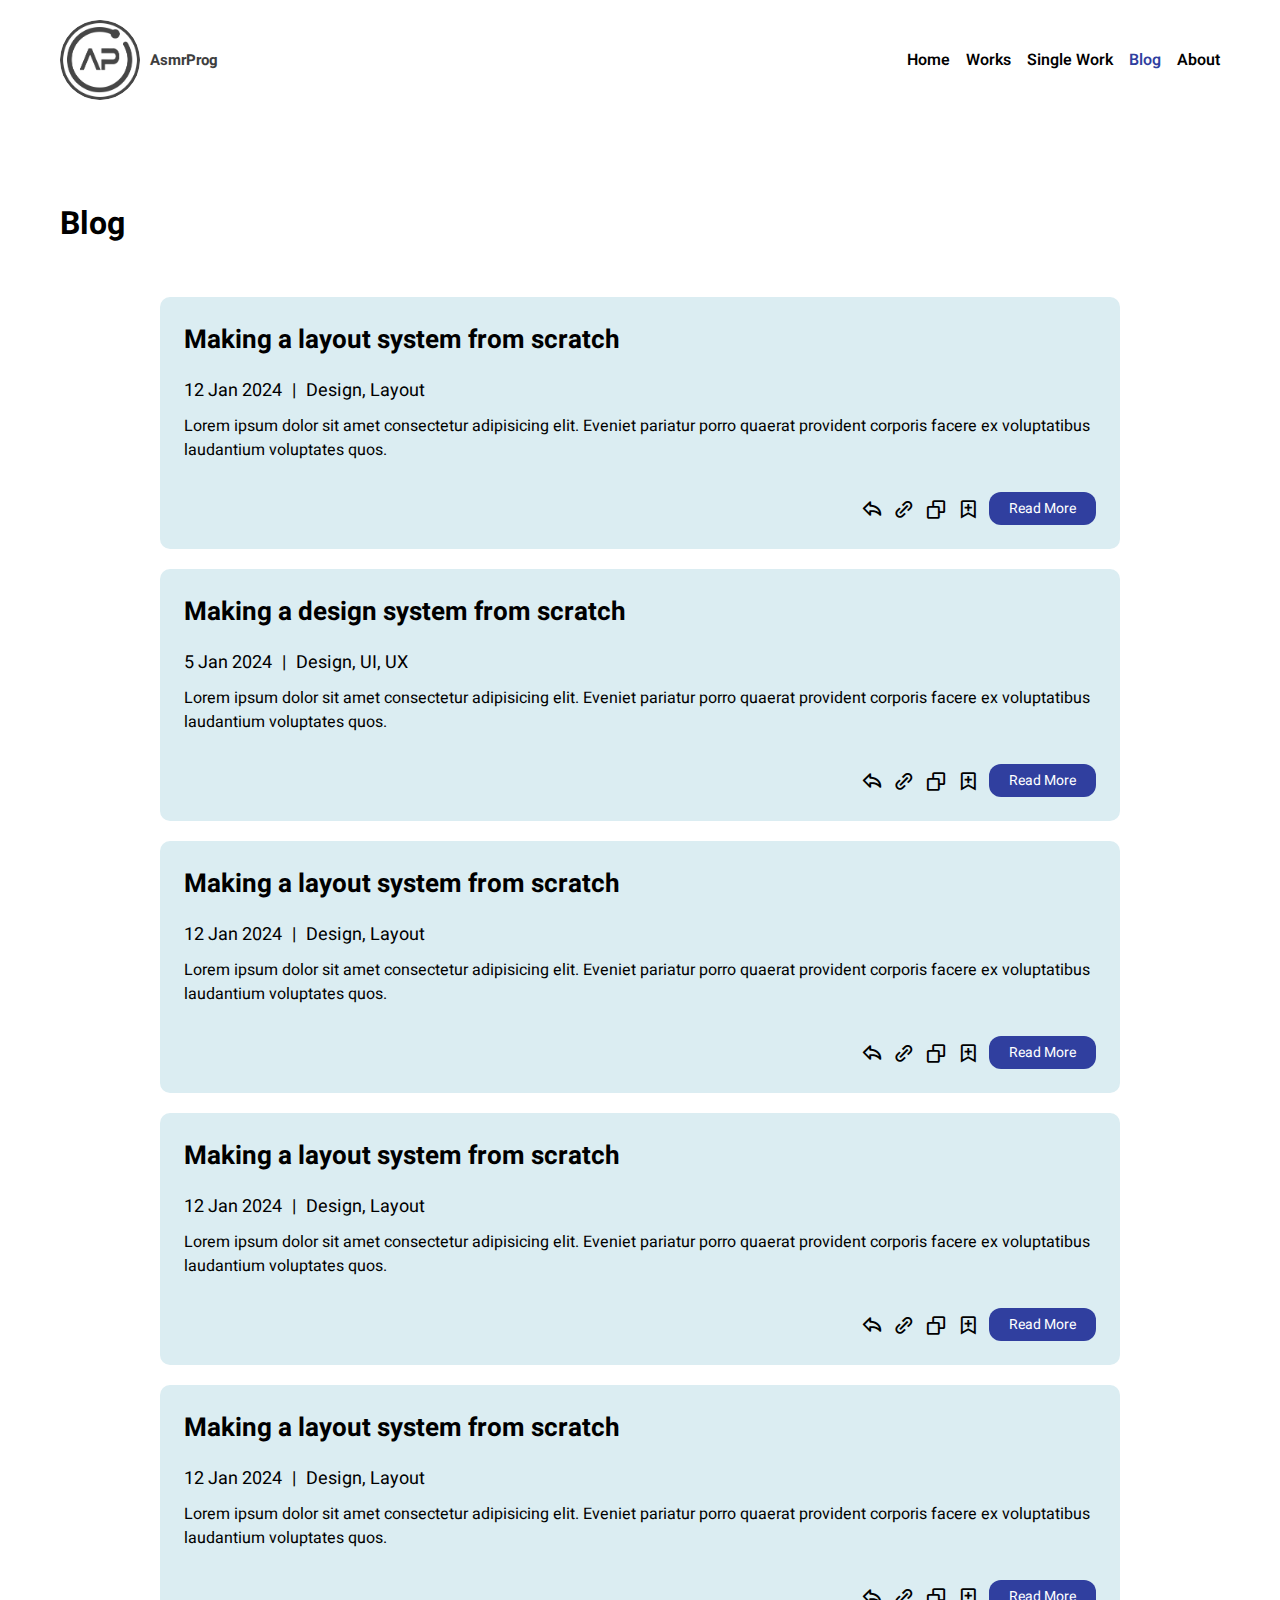
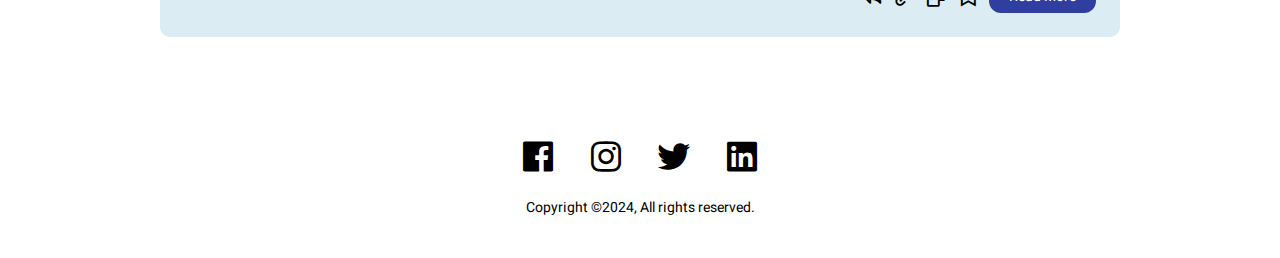
<file: blog.html>
<!DOCTYPE html>
<html lang="en">

<head>
    <meta charset="UTF-8">
    <meta name="viewport" content="width=device-width, initial-scale=1.0">
    <link href='https://unpkg.com/boxicons@2.1.4/css/boxicons.min.css' rel='stylesheet'>
    <link rel="stylesheet" href="style.css">
    <title>Blog Page | AsmrProg</title>
</head>

<body>

    <nav>
        <div class="logo">
            <img src="assets/logo.png">
            <a href="#">AsmrProg</a>
        </div>
        <div class="nav-links">
            <a href="index.html">Home</a>
            <a href="works.html">Works</a>
            <a href="single-work.html">Single Work</a>
            <a class="selected" href="blog.html">Blog</a>
            <a href="about.html">About</a>
        </div>
    </nav>


    <h1 class="page-title">Blog</h1>

    <div class="content">
        <div class="post-list">
            <div class="post-item">
                <h3>Making a layout system from scratch</h3>
                <div class="info">
                    <h5>12 Jan 2024</h5>
                    <h5>|</h5>
                    <h5>Design, Layout</h5>
                </div>
                <p>Lorem ipsum dolor sit amet consectetur adipisicing elit. Eveniet pariatur porro quaerat provident
                    corporis facere ex voluptatibus laudantium voluptates quos.</p>

                <div class="buttons">
                    <i class='bx bx-share'></i>
                    <i class='bx bx-link-alt'></i>
                    <i class='bx bx-copy'></i>
                    <i class='bx bx-bookmark-plus'></i>
                    <button>Read More</button>
                </div>

            </div>
            <div class="post-item">
                <h3>Making a design system from scratch</h3>
                <div class="info">
                    <h5>5 Jan 2024</h5>
                    <h5>|</h5>
                    <h5>Design, UI, UX</h5>
                </div>
                <p>Lorem ipsum dolor sit amet consectetur adipisicing elit. Eveniet pariatur porro quaerat provident
                    corporis facere ex voluptatibus laudantium voluptates quos.</p>
                <div class="buttons">
                    <i class='bx bx-share'></i>
                    <i class='bx bx-link-alt'></i>
                    <i class='bx bx-copy'></i>
                    <i class='bx bx-bookmark-plus'></i>
                    <button>Read More</button>
                </div>
            </div>

            <div class="post-item">
                <h3>Making a layout system from scratch</h3>
                <div class="info">
                    <h5>12 Jan 2024</h5>
                    <h5>|</h5>
                    <h5>Design, Layout</h5>
                </div>
                <p>Lorem ipsum dolor sit amet consectetur adipisicing elit. Eveniet pariatur porro quaerat provident
                    corporis facere ex voluptatibus laudantium voluptates quos.</p>
                <div class="buttons">
                    <i class='bx bx-share'></i>
                    <i class='bx bx-link-alt'></i>
                    <i class='bx bx-copy'></i>
                    <i class='bx bx-bookmark-plus'></i>
                    <button>Read More</button>
                </div>
            </div>

            <div class="post-item">
                <h3>Making a layout system from scratch</h3>
                <div class="info">
                    <h5>12 Jan 2024</h5>
                    <h5>|</h5>
                    <h5>Design, Layout</h5>
                </div>
                <p>Lorem ipsum dolor sit amet consectetur adipisicing elit. Eveniet pariatur porro quaerat provident
                    corporis facere ex voluptatibus laudantium voluptates quos.</p>
                <div class="buttons">
                    <i class='bx bx-share'></i>
                    <i class='bx bx-link-alt'></i>
                    <i class='bx bx-copy'></i>
                    <i class='bx bx-bookmark-plus'></i>
                    <button>Read More</button>
                </div>
            </div>

            <div class="post-item">
                <h3>Making a layout system from scratch</h3>
                <div class="info">
                    <h5>12 Jan 2024</h5>
                    <h5>|</h5>
                    <h5>Design, Layout</h5>
                </div>
                <p>Lorem ipsum dolor sit amet consectetur adipisicing elit. Eveniet pariatur porro quaerat provident
                    corporis facere ex voluptatibus laudantium voluptates quos.</p>
                <div class="buttons">
                    <i class='bx bx-share'></i>
                    <i class='bx bx-link-alt'></i>
                    <i class='bx bx-copy'></i>
                    <i class='bx bx-bookmark-plus'></i>
                    <button>Read More</button>
                </div>
            </div>

        </div>
    </div>


    <footer>
        <div class="socials">
            <i class='bx bxl-facebook-square'></i>
            <i class='bx bxl-instagram'></i>
            <i class='bx bxl-twitter'></i>
            <i class='bx bxl-linkedin-square'></i>
        </div>
        <p>Copyright ©2024, All rights reserved.</p>
    </footer>


</body>

</html>
</file>
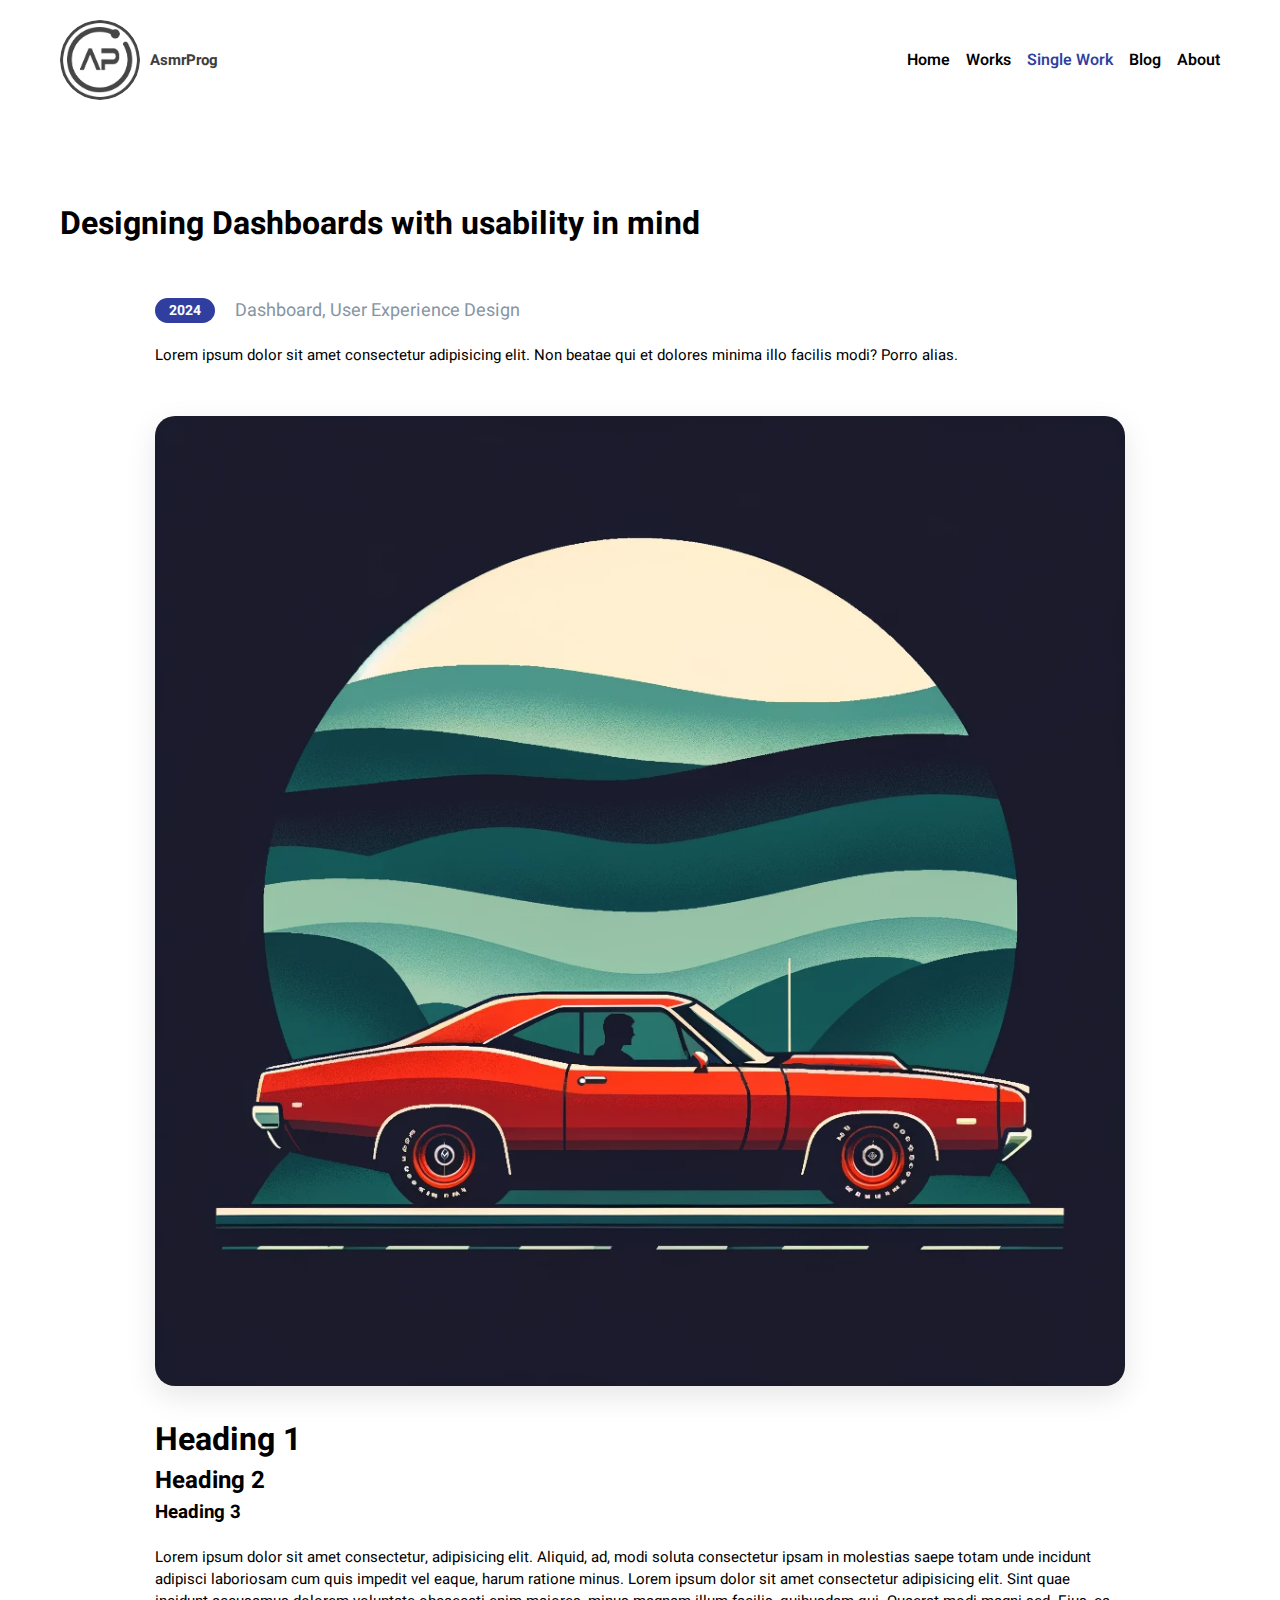
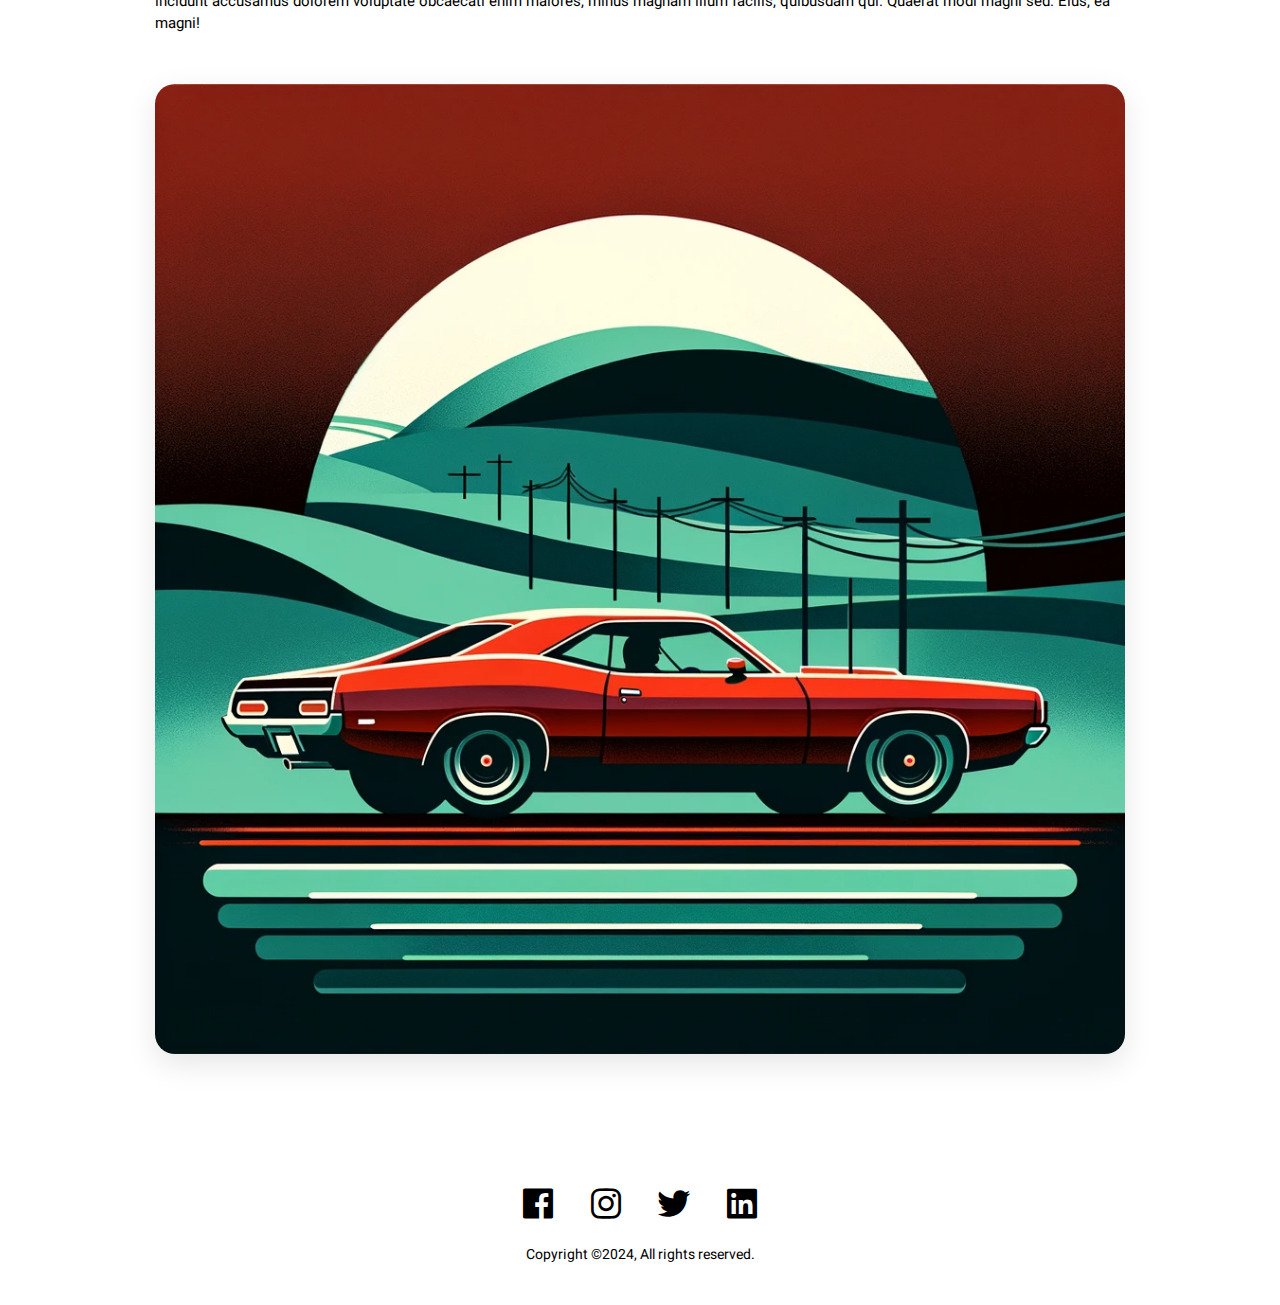
<file: single-work.html>
<!DOCTYPE html>
<html lang="en">

<head>
    <meta charset="UTF-8">
    <meta name="viewport" content="width=device-width, initial-scale=1.0">
    <link href='https://unpkg.com/boxicons@2.1.4/css/boxicons.min.css' rel='stylesheet'>
    <link rel="stylesheet" href="style.css">
    <title>Single Work Page | AsmrProg</title>
</head>

<body>

    <nav>
        <div class="logo">
            <img src="assets/logo.png">
            <a href="#">AsmrProg</a>
        </div>
        <div class="nav-links">
            <a href="index.html">Home</a>
            <a href="works.html">Works</a>
            <a class="selected" href="single-work.html">Single Work</a>
            <a href="blog.html">Blog</a>
            <a href="about.html">About</a>
        </div>
    </nav>

    <h1 class="page-title">Designing Dashboards with usability in mind</h1>


    <div class="content">
        <div class="work-info">
            <div class="year-badge">2024</div>
            <div class="category">
                <p>Dashboard, User Experience Design</p>
            </div>
        </div>

        <p>Lorem ipsum dolor sit amet consectetur adipisicing elit. Non beatae qui et dolores minima illo facilis modi?
            Porro alias.</p>

        <img src="assets/single-post-1.png">

        <h1>Heading 1</h1>
        <h2>Heading 2</h2>
        <h3>Heading 3</h3>

        <p>Lorem ipsum dolor sit amet consectetur, adipisicing elit. Aliquid, ad, modi soluta consectetur ipsam in
            molestias saepe totam unde incidunt adipisci laboriosam cum quis impedit vel eaque, harum ratione minus.
            Lorem ipsum dolor sit amet consectetur adipisicing elit. Sint quae incidunt accusamus dolorem voluptate
            obcaecati enim maiores, minus magnam illum facilis, quibusdam qui. Quaerat modi magni sed. Eius, ea magni!
        </p>

        <img src="assets/single-post-2.png">

    </div>


    <footer>
        <div class="socials">
            <i class='bx bxl-facebook-square'></i>
            <i class='bx bxl-instagram'></i>
            <i class='bx bxl-twitter'></i>
            <i class='bx bxl-linkedin-square'></i>
        </div>
        <p>Copyright ©2024, All rights reserved.</p>
    </footer>


</body>

</html>
</file>
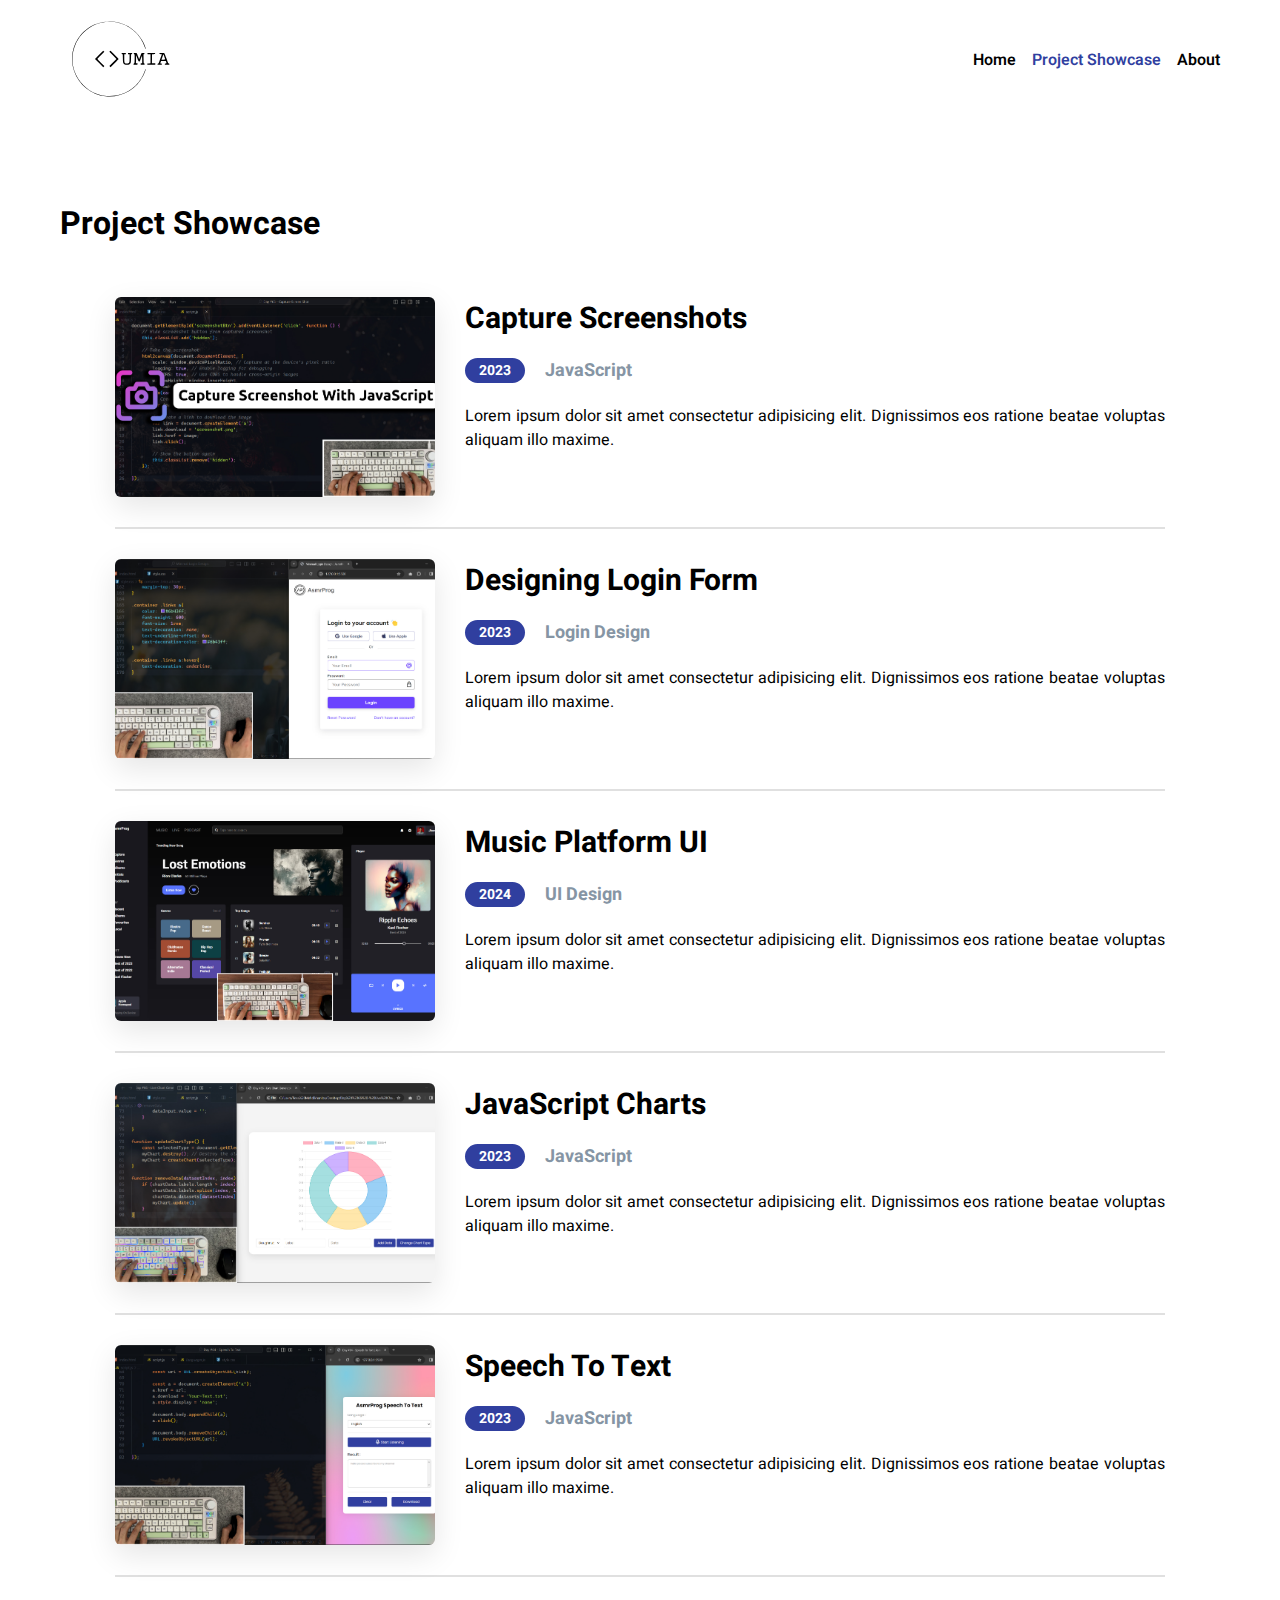
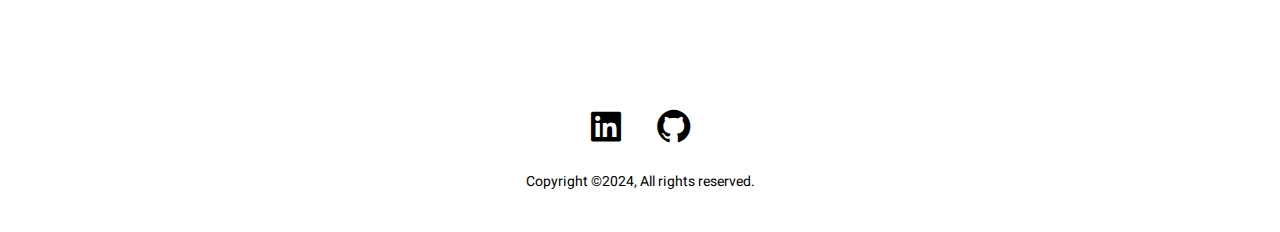
<file: works.html>
<!DOCTYPE html>
<html lang="en">

<head>
    <meta charset="UTF-8">
    <meta name="viewport" content="width=device-width, initial-scale=1.0">
    <link href='https://unpkg.com/boxicons@2.1.4/css/boxicons.min.css' rel='stylesheet'>
    <link rel="stylesheet" href="style.css">
    <title>Works Page | UMIA</title>
</head>

<body>

    <nav>
        <div class="logo">
            <img src="assets/UMIA-Logo.svg">
        </div>
        <div class="nav-links">
            <a href="index.html">Home</a>
            <a class="selected" href="works.html">Project Showcase</a>
            <!-- <a href="single-work.html">Single Work</a> -->
            <!-- <a href="blog.html">Blog</a> -->
            <a href="about.html">About</a>
        </div>
    </nav>

    <h1 class="page-title">Project Showcase</h1>

    <div class="content">
        <div class="works-list">
            <div class="item">
                <img src="assets/item-1.jpg">
                <div class="details">
                    <h3>Capture Screenshots</h3>
                    <div class="item-info">
                        <div class="year-badge">2023</div>
                        <h4>JavaScript</h4>
                    </div>
                    <p>Lorem ipsum dolor sit amet consectetur adipisicing elit. Dignissimos eos ratione beatae voluptas
                        aliquam illo maxime.</p>
                </div>
            </div>
            <div class="item">
                <img src="assets/item-2.jpg">
                <div class="details">
                    <h3>Designing Login Form</h3>
                    <div class="item-info">
                        <div class="year-badge">2023</div>
                        <h4>Login Design</h4>
                    </div>
                    <p>Lorem ipsum dolor sit amet consectetur adipisicing elit. Dignissimos eos ratione beatae voluptas
                        aliquam illo maxime.</p>
                </div>
            </div>
            <div class="item">
                <img src="assets/item-3.jpg">
                <div class="details">
                    <h3>Music Platform UI</h3>
                    <div class="item-info">
                        <div class="year-badge">2024</div>
                        <h4>UI Design</h4>
                    </div>
                    <p>Lorem ipsum dolor sit amet consectetur adipisicing elit. Dignissimos eos ratione beatae voluptas
                        aliquam illo maxime.</p>
                </div>
            </div>
            <div class="item">
                <img src="assets/item-4.jpg">
                <div class="details">
                    <h3>JavaScript Charts</h3>
                    <div class="item-info">
                        <div class="year-badge">2023</div>
                        <h4>JavaScript</h4>
                    </div>
                    <p>Lorem ipsum dolor sit amet consectetur adipisicing elit. Dignissimos eos ratione beatae voluptas
                        aliquam illo maxime.</p>
                </div>
            </div>
            <div class="item">
                <img src="assets/item-5.jpg">
                <div class="details">
                    <h3>Speech To Text</h3>
                    <div class="item-info">
                        <div class="year-badge">2023</div>
                        <h4>JavaScript</h4>
                    </div>
                    <p>Lorem ipsum dolor sit amet consectetur adipisicing elit. Dignissimos eos ratione beatae voluptas
                        aliquam illo maxime.</p>
                </div>
            </div>
        </div>
    </div>

    <footer>
        <div class="socials">
            <!-- <a href="https://www.linkedin.com/in/ungku-adrian-607815180/" target="_blank">
                <i class='bx bxl-facebook-square'></i>
            </a>
            <a href="https://www.linkedin.com/in/ungku-adrian-607815180/" target="_blank">
                <i class='bx bxl-instagram'></i>
            </a>
            <a href="https://www.linkedin.com/in/ungku-adrian-607815180/" target="_blank">
                <i class='bx bxl-twitter'></i> -->
            </a>
            <a href="https://www.linkedin.com/in/ungku-adrian-607815180/" target="_blank">
                <i class='bx bxl-linkedin-square'></i>
            </a>
            <a href="https://github.com/maeltwosinggit" target="_blank">
                <i class='bx bxl-github'></i>
            </a>
            
        </div>
        <p>Copyright ©2024, All rights reserved.</p>
    </footer>


</body>

</html>
</file>
<file: style.css>
@import url('https://fonts.googleapis.com/css2?family=Heebo:wght@300;400;500;600;700;800&display=swap');

*{
    margin: 0;
    padding: 0;
    box-sizing: border-box;
    font-family: 'Heebo', sans-serif;
}

a{
    text-decoration: none;
    color: #000;
}

img{
    object-fit: cover;
    object-position: top;
    box-shadow: 0 10px 30px rgba(0, 0, 0, 0.1);
}

nav{
    padding: 20px 148px;
    background-color: #fff;
    display: flex;
    align-items: center;
    justify-content: space-between;
    font-weight: 600;
}

nav .logo{
    display: flex;
    align-items: center;
    gap: 10px;
}

nav .logo img{
    /* width: 40px; */
    height: 80px;
    border-radius: 50%;
    box-shadow: none;
}

nav .logo a{
    font-size: 15px;
    color: #3e3e3e;
    font-weight: bold;
}

nav .nav-links{
    display: flex;
    gap: 16px;
}

nav .nav-links a{
    transition: color 0.3s ease;
}

nav .nav-links a:hover,
nav .nav-links a.selected{
    color: #303f9f;
}

.main {
    padding: 0 148px;
    display: flex;
    align-items: center;
    justify-content: space-between;
    gap: 50px;
    height: calc(100vh - 80px);
}

.main .info h1{
    font-size: 44px;
    margin-bottom: 8px;
}

.main .info .subtitle{
    font-size: 1.2em;
    margin-bottom: 48px;
    color: #383838;
}

.main .info p{
    font-size: 16px;
    margin-bottom: 45px;
    width: 100%;
}

.main .info .socials{
    display: flex; /* Use flexbox */
    align-items: center; /* Center items vertically */
    gap: 20px;
}

.main .info button,
.content .post-list .post-item .buttons button{
    padding: 10px 30px;
    background: #303f9f;
    border: none;
    color: #fff;
    font-size: 16px;
    border-radius: 12px;
    cursor: pointer;
    transition: background 0.3s ease;
}

.main .info .socials a{
    font-size: 40px;
    line-height: 0;
    cursor: pointer;
    transition: color 0.3s ease;
}

.main .info .socials a:hover{
    color: #303f9f;
}

.main .info button:hover,
.content .post-list .post-item .buttons button:hover{
    background: #1a237e;
}

.main img{
    width: 400px;
    height: 400px;
    border-radius: 140px;
}

.about{
    display: flex;
    align-items: center;
    justify-content: center;
    flex-direction: column;
    background: #f5f5f5;
    padding: 36px;
}

.about > p{
    font-size: 14px;
    color: #606060;
    border: 1px solid #e8e8e8;
    padding: 6px 14px;
    border-radius: 16px;
    margin-bottom: 12px;
    background: #fff;
}

.about > h2{
    font-size: 22px;
    text-align: center;
    margin-bottom: 30px;
}

.about .items{
    display: flex;
    justify-content: center;
    gap: 24px;
}

.about .items .item{
    width: 26%;
    border: 1px solid #e8e8e8;
    border-radius: 16px;
    background: #f1f1f1;
    padding: 0 0 30px;
}

.about .items .item .inner{
    background: #fff;
    padding: 24px;
    border-radius: 16px;
    border: 1px solid #e8e8e8;
    min-height: 365px;
    text-align: center;
}

.about .items .item .inner .inner-top{
    height: 120px; /* Set the desired fixed height */
}

.about .items .item .inner img{
    width: 100%;
    margin-bottom: 16px;
    border-radius: 12px;
}

.about .items .item .inner a{
    font-size: 18px;
    color: #000;
    margin-bottom: 10px;
    display: block;
}

.about .items .item .inner p{
    color: #606060;
    font-size: 15px;
}

.about .items .item .inner{
    min-height: 340px;
}

.about .items .item .inner a,
.projects .inner > p.info,
.contact .items .item p{
    font-size: 15px;
}

.about .items .item .inner p{
    font-size: 13px;
}

.icon-card-1 {
    height: 50px; /* Increase height */
    background-image: url("data:image/svg+xml,%3C%3Fxml version='1.0' %3F%3E%3Csvg viewBox='0 0 480 480' xmlns='http://www.w3.org/2000/svg'%3E%3Cg data-name='22-graph' id='_22-graph'%3E%3Cpath d='M480,439.782l-.008-16-24,.011V176a8,8,0,0,0-8-8H416a8,8,0,0,0-8,8V423.816l-16,.007V352a8,8,0,0,0-8-8H352a8,8,0,0,0-8,8v71.846l-32,.015V256a8,8,0,0,0-8-8H272a8,8,0,0,0-8,8V423.884l-16,.007V336a8,8,0,0,0-8-8H208a8,8,0,0,0-8,8v87.914l-32,.014V224a8,8,0,0,0-8-8H128a8,8,0,0,0-8,8V423.951l-16,.007V304a8,8,0,0,0-8-8H64a8,8,0,0,0-8,8V423.981L24,424V112H8V432a8,8,0,0,0,8,8h0ZM424,184h16V423.8l-16,.008ZM360,360h16v63.831l-16,.007Zm-80-96h16V423.869l-16,.007Zm-64,80h16v79.9l-16,.008ZM136,232h16V423.936l-16,.008ZM72,312H88V423.966l-16,.008Z'/%3E%3Crect height='16' width='64' x='392' y='20'/%3E%3Crect height='16' width='64' x='392' y='68'/%3E%3Crect height='16' width='64' x='392' y='116'/%3E%3Ccircle cx='364' cy='28' r='12'/%3E%3Ccircle cx='364' cy='76' r='12'/%3E%3Ccircle cx='364' cy='124' r='12'/%3E%3Cpath d='M192,184a88,88,0,1,0-88-88A88.1,88.1,0,0,0,192,184Zm-67.472-62.886L186.179,105.7l15.41,61.641a71.83,71.83,0,0,1-77.061-46.228ZM264,96a72.114,72.114,0,0,1-46.886,67.472L200,95.015V24.455A72.1,72.1,0,0,1,264,96ZM184,24.455v65.3L120.658,105.59A71.863,71.863,0,0,1,184,24.455Z'/%3E%3C/g%3E%3C/svg%3E");background-size: 100% 100%; /* Ensure the background image covers the entire element */
    margin-bottom: 10px;
}

.icon-card-2 {
    /* width: 50px; Increase width */
    height: 50px; /* Increase height */
    background-image: url("data:image/svg+xml,%3C%3Fxml version='1.0' standalone='no'%3F%3E%3C!DOCTYPE svg PUBLIC '-//W3C//DTD SVG 20010904//EN' 'http://www.w3.org/TR/2001/REC-SVG-20010904/DTD/svg10.dtd'%3E%3Csvg version='1.0' xmlns='http://www.w3.org/2000/svg' width='512.000000pt' height='512.000000pt' viewBox='0 0 512.000000 512.000000' preserveAspectRatio='xMidYMid meet'%3E%3Cg transform='translate(0.000000,512.000000) scale(0.100000,-0.100000)'%0Afill='%23000000' stroke='none'%3E%3Cpath d='M2265 4731 c-47 -22 -89 -64 -104 -104 -6 -16 -11 -102 -11 -197 l0%0A-169 -57 -16 c-102 -28 -245 -86 -339 -136 l-91 -48 -109 110 c-60 60 -127%0A118 -150 129 -47 23 -121 26 -167 6 -18 -8 -116 -99 -218 -202 -200 -203 -217%0A-228 -205 -306 10 -62 26 -85 148 -206 l114 -113 -62 -124 c-34 -68 -79 -178%0A-100 -244 l-39 -121 -165 0 c-139 0 -171 -3 -205 -19 -47 -22 -89 -64 -104%0A-104 -7 -17 -11 -130 -11 -293 0 -245 2 -268 20 -304 45 -88 111 -110 329%0A-110 l136 0 33 -103 c36 -113 93 -245 140 -323 l30 -51 -100 -99 c-153 -152%0A-183 -211 -158 -305 10 -37 39 -72 189 -222 97 -98 190 -187 206 -197 43 -26%0A103 -34 155 -20 37 10 66 33 167 132 l122 121 123 -62 c68 -33 177 -79 243%0A-100 l120 -39 5 -179 c6 -216 15 -239 110 -289 30 -16 65 -19 260 -22 253 -4%0A325 4 378 44 65 50 72 81 72 327 l0 218 -25 24 c-32 33 -78 33 -110 0 -25 -24%0A-25 -25 -25 -223 0 -141 -3 -201 -12 -210 -17 -17 -459 -17 -476 0 -9 9 -12%0A69 -12 210 0 237 2 233 -120 262 -147 35 -311 104 -446 186 -103 64 -103 64%0A-274 -105 -81 -80 -151 -145 -155 -145 -16 0 -335 324 -335 340 0 8 59 74 131%0A145 130 129 165 178 152 212 -4 10 -29 54 -55 98 -65 109 -132 269 -163 395%0A-39 155 -30 150 -274 150 -156 0 -201 3 -210 14 -8 9 -11 82 -9 242 l3 229%0A205 5 c134 3 212 9 226 17 25 14 36 40 63 150 34 134 81 243 173 404 36 64 47%0A93 43 111 -4 14 -69 87 -146 164 -76 76 -139 145 -139 154 0 16 319 340 335%0A340 6 0 73 -63 150 -140 104 -104 148 -141 171 -146 26 -5 47 3 120 47 133 80%0A291 144 469 188 82 21 79 13 85 253 l5 213 245 0 245 0 6 -215 c3 -118 6 -216%0A7 -217 1 -1 16 -10 33 -19 36 -18 70 -13 99 16 19 19 20 34 20 239 0 233 -4%0A257 -48 305 -58 61 -81 66 -362 66 -227 0 -259 -2 -295 -19z'/%3E%3Cpath d='M4333 4622 c-28 -10 -68 -31 -88 -46 -36 -28 -89 -100 -101 -138 -5%0A-17 -24 -18 -309 -18 -167 0 -311 -3 -320 -7 -10 -3 -98 -113 -196 -245 -147%0A-196 -179 -244 -179 -272 0 -44 35 -76 82 -76 44 0 46 3 228 247 l135 182 277%0A1 278 0 14 -34 c22 -53 95 -126 151 -152 71 -33 180 -33 251 0 60 28 115 80%0A146 139 19 34 23 58 23 132 0 76 -4 97 -25 138 -66 131 -231 198 -367 149z%0Am172 -172 c64 -39 80 -135 34 -194 -74 -94 -223 -59 -244 58 -9 45 20 111 58%0A135 42 27 110 27 152 1z'/%3E%3Cpath d='M1790 3634 c-114 -31 -206 -109 -262 -222 -31 -62 -33 -73 -33 -172%0A0 -97 2 -110 31 -171 18 -36 52 -88 78 -114 l45 -48 -53 -58 c-77 -83 -100%0A-146 -101 -274 0 -92 3 -105 31 -166 18 -36 52 -88 78 -114 l46 -48 -51 -54%0Ac-68 -72 -100 -146 -106 -249 -15 -222 131 -402 352 -434 91 -13 1008 -13%0A1100 0 215 31 365 211 352 425 -6 109 -35 181 -103 254 l-53 58 45 48 c26 26%0A60 78 78 114 28 61 31 74 31 166 -1 128 -24 191 -101 274 l-53 58 45 48 c26%0A26 60 78 78 114 29 61 31 74 31 171 0 97 -3 110 -32 170 -55 114 -151 194%0A-268 224 -86 23 -1121 22 -1205 0z m1206 -175 c91 -44 154 -157 140 -253 -8%0A-53 -57 -138 -95 -165 -71 -51 -77 -51 -645 -51 -596 0 -596 0 -665 69 -55 55%0A-76 105 -75 181 1 77 24 131 80 180 70 61 48 59 658 60 545 0 561 -1 602 -21z%0Am0 -660 c91 -44 154 -157 140 -253 -8 -53 -57 -138 -95 -165 -71 -51 -77 -51%0A-645 -51 -596 0 -596 0 -665 69 -55 55 -76 105 -75 181 1 77 24 131 80 180 70%0A61 48 59 658 60 545 0 561 -1 602 -21z m0 -660 c91 -44 154 -157 140 -253 -8%0A-53 -57 -138 -95 -165 -71 -51 -77 -51 -645 -51 -596 0 -596 0 -665 69 -55 55%0A-76 105 -75 181 1 77 24 131 80 180 70 61 48 59 658 60 545 0 561 -1 602 -21z'/%3E%3Cpath d='M1963 3335 c-103 -44 -65 -205 47 -205 114 0 150 162 45 206 -42 17%0A-51 17 -92 -1z'/%3E%3Cpath d='M2285 3295 c-34 -33 -34 -83 1 -116 l26 -24 248 0 248 0 26 24 c35%0A33 35 83 1 116 l-24 25 -251 0 -251 0 -24 -25z'/%3E%3Cpath d='M1963 2675 c-103 -44 -65 -205 47 -205 114 0 150 162 45 206 -42 17%0A-51 17 -92 -1z'/%3E%3Cpath d='M2285 2635 c-34 -33 -34 -83 1 -116 l26 -24 248 0 248 0 26 24 c35%0A33 35 83 1 116 l-24 25 -251 0 -251 0 -24 -25z'/%3E%3Cpath d='M1963 2015 c-103 -44 -65 -205 47 -205 114 0 150 162 45 206 -42 17%0A-51 17 -92 -1z'/%3E%3Cpath d='M2285 1975 c-34 -33 -34 -83 1 -116 l26 -24 248 0 248 0 26 24 c35%0A33 35 83 1 116 l-24 25 -251 0 -251 0 -24 -25z'/%3E%3Cpath d='M4333 3522 c-28 -10 -68 -31 -88 -46 -36 -28 -89 -100 -101 -138 -5%0A-17 -21 -18 -206 -18 l-202 0 -78 -78 c-68 -68 -78 -83 -78 -113 0 -46 34 -79%0A81 -79 28 0 44 9 84 50 l49 50 172 0 173 0 23 -46 c29 -60 105 -128 165 -148%0A60 -21 147 -20 209 1 69 23 155 110 179 182 34 104 9 220 -66 305 -70 80 -212%0A115 -316 78z m173 -171 c45 -28 71 -98 55 -151 -20 -67 -99 -113 -165 -96 -40%0A10 -85 55 -97 96 -10 33 -9 47 6 86 21 57 62 84 125 84 27 0 58 -8 76 -19z'/%3E%3Cpath d='M4333 2202 c-28 -10 -68 -31 -88 -46 -36 -28 -89 -100 -101 -138 -5%0A-16 -20 -18 -180 -18 l-174 0 -110 55 c-60 30 -121 55 -135 55 -35 0 -75 -42%0A-75 -77 0 -48 27 -71 153 -136 l122 -62 198 -3 197 -4 25 -47 c50 -99 152%0A-161 265 -161 87 0 147 25 211 89 70 71 94 133 87 230 -8 110 -67 200 -164%0A247 -72 35 -160 41 -231 16z m173 -171 c45 -28 71 -98 55 -151 -20 -67 -99%0A-113 -165 -96 -40 10 -85 55 -97 96 -10 33 -9 47 6 86 21 57 62 84 125 84 27%0A0 58 -8 76 -19z'/%3E%3Cpath d='M3165 1315 c-49 -48 -41 -67 145 -315 93 -125 179 -235 191 -246 20%0A-18 42 -19 330 -22 l308 -3 23 -46 c29 -59 106 -127 165 -147 60 -21 147 -20%0A209 1 69 23 155 110 179 182 48 144 -18 302 -153 368 -47 23 -70 28 -132 28%0A-124 0 -218 -59 -273 -171 l-21 -44 -273 0 -273 0 -160 214 c-87 117 -166 216%0A-175 220 -33 12 -66 5 -90 -19z m1341 -384 c45 -28 71 -98 55 -151 -20 -67%0A-99 -113 -165 -96 -40 10 -85 55 -97 96 -10 33 -9 47 6 86 21 57 62 84 125 84%0A27 0 58 -8 76 -19z'/%3E%3C/g%3E%3C/svg%3E%0A");background-size: 100% 100%; /* Ensure the background image covers the entire element */
    margin-bottom: 10px;
    
}

.icon-card-3 {
    height: 50px; /* Increase height */
    background-image: url("data:image/svg+xml,%3C%3Fxml version='1.0' standalone='no'%3F%3E%3C!DOCTYPE svg PUBLIC '-//W3C//DTD SVG 20010904//EN' 'http://www.w3.org/TR/2001/REC-SVG-20010904/DTD/svg10.dtd'%3E%3Csvg version='1.0' xmlns='http://www.w3.org/2000/svg' width='512.000000pt' height='512.000000pt' viewBox='0 0 512.000000 512.000000' preserveAspectRatio='xMidYMid meet'%3E%3Cg transform='translate(0.000000,512.000000) scale(0.100000,-0.100000)'%0Afill='%23000000' stroke='none'%3E%3Cpath d='M90 5098 c-33 -17 -51 -35 -67 -68 l-23 -44 0 -2261 0 -2261 23 -44%0Ac16 -33 34 -51 67 -67 l44 -23 780 0 781 0 -93 -93 -92 -93 60 -59 60 -60 193%0A193 192 192 -195 195 -195 195 -57 -57 -58 -57 92 -93 93 -93 -763 0 -762 0 0%0A1730 0 1730 2310 0 2310 0 0 -660 0 -660 -1264 0 -1263 0 -34 -23 c-18 -12%0A-44 -38 -56 -56 l-23 -34 0 -1199 c0 -1325 -4 -1241 66 -1294 l37 -29 1366 -3%0A1366 -2 45 22 c33 17 51 35 68 68 l22 45 -2 1201 -3 1202 -31 39 c-21 26 -46%0A43 -80 55 l-49 16 -5 1185 c-5 1178 -5 1186 -26 1213 -11 15 -33 37 -48 48%0Al-27 21 -2357 3 -2358 2 -44 -22z m4700 -558 l0 -410 -2310 0 -2310 0 0 410 0%0A410 2310 0 2310 0 0 -410z m160 -2310 l0 -250 -1320 0 -1320 0 0 250 0 250%0A1320 0 1320 0 0 -250z m0 -1235 l0 -825 -1320 0 -1320 0 0 825 0 825 1320 0%0A1320 0 0 -825z'/%3E%3Cpath d='M497 4776 c-122 -44 -192 -178 -157 -301 16 -59 86 -137 142 -160 60%0A-24 146 -22 202 5 86 41 138 124 138 220 1 75 -25 132 -82 183 -71 64 -158 83%0A-243 53z m142 -182 c28 -36 27 -79 -4 -109 -49 -50 -135 -17 -135 53 0 50 32%0A82 81 82 29 0 42 -6 58 -26z'/%3E%3Cpath d='M1151 4773 c-24 -9 -63 -35 -86 -58 -156 -155 -44 -419 177 -417 137%0A0 241 107 241 247 1 171 -168 286 -332 228z m148 -179 c28 -36 27 -79 -4 -109%0A-73 -73 -184 37 -113 112 31 33 90 32 117 -3z'/%3E%3Cpath d='M1811 4773 c-132 -47 -197 -215 -132 -341 103 -199 394 -171 456 43%0A57 194 -131 366 -324 298z m148 -179 c28 -36 27 -79 -4 -109 -73 -73 -184 37%0A-113 112 31 33 90 32 117 -3z'/%3E%3Cpath d='M2480 2230 l0 -80 80 0 80 0 0 80 0 80 -80 0 -80 0 0 -80z'/%3E%3Cpath d='M2810 2230 l0 -80 80 0 80 0 0 80 0 80 -80 0 -80 0 0 -80z'/%3E%3Cpath d='M3140 2230 l0 -80 825 0 825 0 0 80 0 80 -825 0 -825 0 0 -80z'/%3E%3Cpath d='M2480 1320 l0 -330 330 0 330 0 0 330 0 330 -330 0 -330 0 0 -330z%0Am490 5 l0 -165 -165 0 -165 0 0 158 c0 87 3 162 7 165 3 4 78 7 165 7 l158 0%0A0 -165z'/%3E%3Cpath d='M3300 1320 l0 -330 330 0 330 0 0 330 0 330 -330 0 -330 0 0 -330z%0Am500 5 l0 -165 -165 0 -165 0 0 165 0 165 165 0 165 0 0 -165z'/%3E%3Cpath d='M4130 1320 l0 -330 330 0 330 0 0 330 0 330 -330 0 -330 0 0 -330z%0Am490 5 l0 -165 -165 0 -165 0 0 158 c0 87 3 162 7 165 3 4 78 7 165 7 l158 0%0A0 -165z'/%3E%3Cpath d='M2480 745 l0 -85 330 0 331 0 -3 83 -3 82 -327 3 -328 2 0 -85z'/%3E%3Cpath d='M3307 823 c-4 -3 -7 -42 -7 -85 l0 -78 330 0 330 0 0 85 0 85 -323 0%0Ac-178 0 -327 -3 -330 -7z'/%3E%3Cpath d='M4130 745 l0 -85 330 0 330 0 0 85 0 85 -330 0 -330 0 0 -85z'/%3E%3Cpath d='M2480 415 l0 -85 330 0 331 0 -3 83 -3 82 -327 3 -328 2 0 -85z'/%3E%3Cpath d='M3307 493 c-4 -3 -7 -42 -7 -85 l0 -78 330 0 330 0 0 85 0 85 -323 0%0Ac-178 0 -327 -3 -330 -7z'/%3E%3Cpath d='M4130 415 l0 -85 330 0 330 0 0 85 0 85 -330 0 -330 0 0 -85z'/%3E%3Cpath d='M420 3777 c-30 -16 -51 -37 -67 -67 -22 -42 -23 -50 -23 -321 0 -171%0A4 -288 11 -306 15 -42 68 -92 109 -103 21 -6 270 -10 630 -10 556 0 598 2 635%0A19 78 36 104 91 105 224 l0 87 80 0 80 0 0 -87 c0 -49 5 -104 10 -123 12 -43%0A62 -93 109 -109 49 -16 1198 -16 1253 1 54 16 105 75 113 130 3 24 5 163 3%0A309 -3 264 -3 266 -28 302 -14 21 -43 46 -66 57 -39 19 -62 20 -647 20 -403 0%0A-615 -4 -634 -11 -42 -15 -92 -68 -103 -109 -5 -19 -10 -74 -10 -122 l0 -88%0A-80 0 -80 0 0 89 c0 100 -11 144 -49 185 -52 57 -38 56 -699 56 l-609 0 -43%0A-23z m1230 -392 l0 -245 -575 0 -575 0 0 245 0 245 575 0 575 0 0 -245z m1650%0A0 l0 -245 -575 0 -575 0 0 245 0 245 575 0 575 0 0 -245z'/%3E%3Cpath d='M3632 3718 l3 -83 163 -3 162 -2 0 85 0 85 -165 0 -166 0 3 -82z'/%3E%3Cpath d='M4130 3715 l0 -85 245 0 245 0 0 85 0 85 -245 0 -245 0 0 -85z'/%3E%3Cpath d='M3632 3388 l3 -83 493 -3 492 -2 0 85 0 85 -495 0 -496 0 3 -82z'/%3E%3Cpath d='M3632 3058 l3 -83 493 -3 492 -2 0 85 0 85 -495 0 -496 0 3 -82z'/%3E%3Cpath d='M445 2799 c-16 -4 -43 -20 -59 -35 -56 -53 -56 -55 -56 -537 l0 -444%0A23 -43 c16 -30 37 -51 67 -67 l43 -23 601 0 c365 0 615 4 637 10 42 12 82 51%0A103 102 24 55 24 880 1 935 -21 50 -42 72 -90 94 -37 17 -78 19 -640 18 -330%0A0 -613 -5 -630 -10z m1205 -569 l0 -410 -575 0 -575 0 0 410 0 410 575 0 575%0A0 0 -410z'/%3E%3Cpath d='M685 2285 c-16 -15 -25 -36 -25 -55 0 -71 91 -107 140 -55 72 77 -41%0A185 -115 110z'/%3E%3Cpath d='M1019 2291 c-33 -27 -33 -95 0 -122 33 -27 82 -25 111 6 69 73 -33%0A180 -111 116z'/%3E%3Cpath d='M1362 2303 c-7 -3 -19 -18 -28 -35 -30 -58 6 -118 71 -118 37 1 61%0A18 74 53 25 66 -48 128 -117 100z'/%3E%3Cpath d='M330 1405 l0 -85 330 0 330 0 0 85 0 85 -330 0 -330 0 0 -85z'/%3E%3Cpath d='M1160 1405 l0 -85 330 0 331 0 -3 83 -3 82 -327 3 -328 2 0 -85z'/%3E%3Cpath d='M330 1075 l0 -85 250 0 251 0 -3 83 -3 82 -247 3 -248 2 0 -85z'/%3E%3Cpath d='M990 1075 l0 -85 85 0 86 0 -3 83 -3 82 -82 3 -83 3 0 -86z'/%3E%3Cpath d='M1320 1075 l0 -85 85 0 86 0 -3 83 -3 82 -82 3 -83 3 0 -86z'/%3E%3Cpath d='M1650 1075 l0 -85 85 0 86 0 -3 83 -3 82 -82 3 -83 3 0 -86z'/%3E%3C/g%3E%3C/svg%3E%0A");background-size: 100% 100%; /* Ensure the background image covers the entire element */
    margin-bottom: 10px;
}

.recent{
    padding: 60px 148px;
    background-color: #dbedf2;
}

.recent .header{
    display: flex;
    align-items: center;
    justify-content: space-between;
    margin-bottom: 30px;
}

.recent .header h4,
.separator h4{
    font-size: 20px;
    font-weight: 400;
}

.recent .header a{
    color: #303f9f;
}

.recent .posts{
    display: flex;
    justify-content: center;
    gap: 20px;
}

.recent .posts .post-item{
    background-color: #fff;
    padding: 24px;
    width: 460px;
}

.recent .posts .post-item h3,
.content .post-list .post-item h3{
    font-size: 26px;
    margin-bottom: 18px;
}

.recent .posts .post-item .info,
.content .post-list .post-item .info{
    display: flex;
    gap: 10px;
    margin-bottom: 10px;
}

.recent .posts .post-item .info h5,
.content .post-list .post-item h5{
    font-size: 18px;
    font-weight: 400;
}

.recent .posts .post-item p{
    width: 400px;
}

.separator{
    padding: 40px 148px 0;
}

.separator h4{
    margin-bottom: 30px;
}

.featured{
    padding: 40px 290px 0;
}

.featured .item,
.works-list .item{
    display: flex;
    gap: 30px;
    margin-bottom: 30px;
    padding-bottom: 30px;
    border-bottom: 2px solid #e0e0e0;
}

.featured .item img,
.works-list .item img{
    width: 320px;
    height: 200px;
    border-radius: 6px;
}

.featured .item .details h3,
.works-list .item h3{
    font-size: 30px;
    margin-bottom: 16px;
}

.featured .item .details .item-info,
.works-list .item .details .item-info{
    display: flex;
    align-items: center;
    gap: 20px;
    margin-bottom: 20px;
}

.featured .item .details .item-info .year-badge,
.works-list .item .details .item-info .year-badge,
.content .work-info .year-badge{
    background-color: #303f9f;
    padding: 2px 14px;
    color: #fff;
    border-radius: 16px;
    font-size: 14px;
    font-weight: bold;
}

.featured .item .details .item-info h4,
.works-list .item .details .item-info h4{
    color: #8695a4;
    font-size: 18px;
}

.featured .item .details p,
.works-list .item .details p{
    width: 700px;
    text-align: justify;
}

footer{
    padding: 40px 0;
    display: flex;
    flex-direction: column;
    align-items: center;
}

footer .socials{
    display: flex;
    align-items: center;
    gap: 28px;
    margin-bottom: 20px;
}

footer .socials i{
    font-size: 40px;
    cursor: pointer;
    transition: color 0.3s ease;
}

footer .socials i:hover{
    color: #303f9f;
}

footer p{
    font-size: 14px;
}

.page-title{
    padding: 80px 234px 20px;
    width: 100%;
}

.content{
    padding: 30px 148px 60px;
    display: flex;
    flex-direction: column;
    align-items: center;
}

.content .work-info{
    display: flex;
    align-items: center;
    justify-content: flex-start;
    gap: 20px;
    width: 970px;
}

.content .work-info .category{
    color: #8695a4;
    font-size: 18px;
}

.content>p{
    width: 970px;
    font-size: 15px;
    margin: 20px 0;
}

.content>img{
    width: 970px;
    margin: 30px 0;
    border-radius: 20px;
}

.content>h1,
.content>h2,
.content>h3{
    width: 970px;
}

.content .post-list{
    display: flex;
    flex-direction: column;
    gap: 20px;
}

.content .post-list .post-item{
    background-color: #dbedf2;
    padding: 24px;
    width: 960px;
    border-radius: 10px;
}

.content .post-list .post-item .buttons{
    margin-top: 30px;
    display: flex;
    align-items: center;
    justify-content: flex-end;
    gap: 10px;
}

.content .post-list .post-item .buttons button{
    font-size: 14px;
    padding: 6px 20px;
}

.content .post-list .post-item .buttons i{
    font-size: 22px;
    cursor: pointer;
    transition: color 0.3s ease;
}

.content .post-list .post-item .buttons i:hover{
    color: #303f9f;
}

.content .container{
    background-color: #dbedf2;
    padding: 30px;
    display: flex;
    align-items: center;
    gap: 30px;
    width: 970px;
    border-radius: 20px;
}

.content .container img{
    width: 300px;
    height: 300px;
    border-radius: 20px;
    background-color: #fff;
}

.content .container h2{
    margin-bottom: 20px;
    font-size: 30px;
}

.content .container .about>p{
    text-align: justify;
}

.content .container .about .email{
    font-weight: bold;
    margin-top: 30px;
    font-size: 14px;
}

@media screen and (max-width: 1400px) {
    
    nav{
        padding: 20px 60px;
    }

    .main{
        padding: 0 60px;
    }

    .recent{
        padding: 60px;
    }

    .featured,
    .separator{
        padding: 40px 60px 0;
    }

    .page-title{
        padding: 80px 60px 20px;
    }

}

@media screen and (max-width: 1200px) {
    
    nav{
        padding: 20px 40px;
    }

    .main{
        padding: 0 40px;
    }

    .main img{
        width: 340px;
        height: 340px;
    }

    .recent{
        padding: 40px;
    }

    .featured,
    .separator{
        padding: 40px 40px 0;
    }

    .featured .item .details p,
    .works-list .item .details p{
        width: 100%;
    }

    .page-title{
        padding: 80px 40px 20px;
    }

    .content .work-info,
    .content>p,
    .content>img,
    .content>h1,
    .content>h2,
    .content>h3,
    .content .post-list .post-item,
    .content .container{
        width: 100%;
    }

    .content .container img{
        width: 250px;
        height: 250px;
    }

    .content .container h2{
        font-size: 24px;
        margin-bottom: 10px;
    }

    .content .container .about>p{
        font-size: 14px;
    }

}

@media screen and (max-width: 992px) {
    
    nav{
        padding: 20px;
    }

    .main{
        padding: 0 20px;
    }

    .main img{
        width: 300px;
        height: 300px;
    }

    .main .info h1{
        font-size: 34px;
    }

    .main .info p{
        font-size: 15px;
    }

    .main .info button{
        font-size: 15px;
        padding: 8px 22px;
    }

    .about .items{
        flex-wrap: wrap;
    }

    .about .items .item{
        width: 40%;
    }

    .recent{
        padding: 40px 20px;
    }

    .recent .posts .post-item{
        width: 100%;
    }

    .recent .posts .post-item h3,
    .content .post-list .post-item h3{
        font-size: 20px;
    }

    .recent .posts .post-item .info h5,
    .content .post-list .post-item .info h5{
        font-size: 14px;
    }

    .recent .posts .post-item p{
        width: 100%;
        font-size: 14px;
    }

    .featured,
    .separator{
        padding: 40px 20px 0;
    }

    .featured .item,
    .works-list .item{
        flex-direction: column;
        padding: 0 20px 30px;
    }

    .featured .item img,
    .works-list .item img{
        width: 100%;
        height: auto;
    }

    .featured .item .details h3,
    .works-list .details .item h3{
        font-size: 24px;
        margin-bottom: 12px;
    }

    .featured .item .details .item-info .year-badge,
    .works-list .item .details .item-info .year-badge{
        font-size: 12px;
    }

    .featured .item .details .item-info h4,
    .works-list .item .details .item-info h4{
        font-size: 15px;
    }

    .featured .item .details p,
    .works-list .item .details p{
        font-size: 14px;
    }

    .content{
        padding: 30px 20px 60px;
    }

    .content .container h2{
        font-size: 20px;
    }

    .content .container .about>p{
        font-size: 13px;
    }

}

@media screen and (max-width: 768px) {
    
    nav{
        justify-content: center;
    }

    nav .logo{
        display: none;
    }

    .main{
        flex-direction: column;
        justify-content: space-around;
        margin: 40px 0;
        height: auto;
    }

    .main .info h1{
        font-size: 30px;
        margin-bottom: 16px;
    }

    .main .info p{
        margin-bottom: 16px;
    }

    .main .info button{
        padding: 6px 20px;
        font-size: 13px;
    }

    .main img{
        margin-top: 20px;
        width: 100%;
        height: auto;
        border-radius: 50px;
    }

    .about > h2{
        font-size: 18px;
    }

    .about .items .item{
        width: 100%;
    }

    .about .items .item .inner img{
        height: 65%;
        max-height: 250px;
    }

    .recent .posts,
    .content .container{
        flex-direction: column;
    }

    .content .container img{
        width: 100%;
        height: auto;
    }

}
</file>
